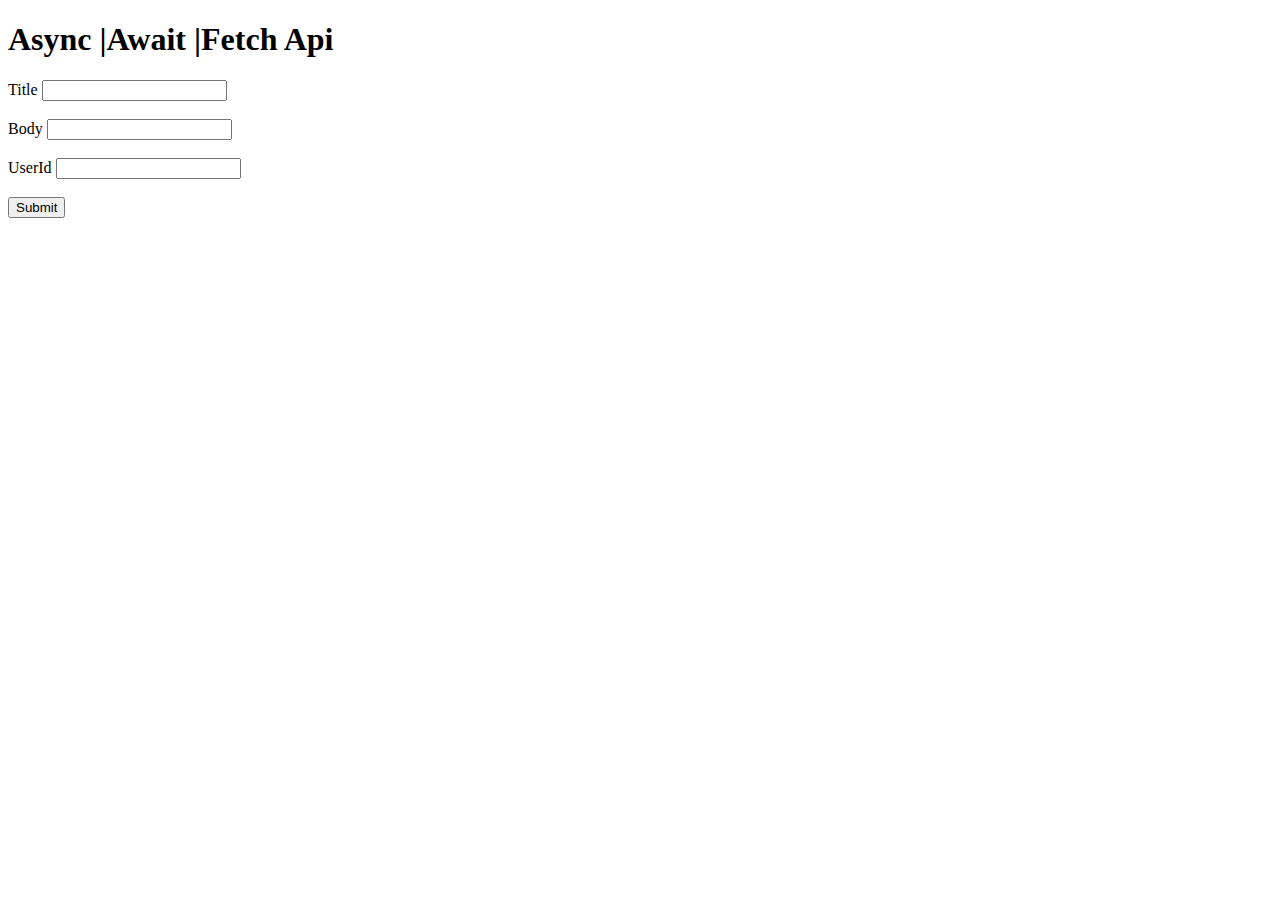
<file: Asynchronus/index.html>
<!DOCTYPE html>
<html lang="en">
  <head>
    <meta charset="UTF-8" />
    <meta http-equiv="X-UA-Compatible" content="IE=edge" />
    <meta name="viewport" content="width=device-width, initial-scale=1.0" />
    <title>Asynchronous</title>
  </head>
  <body>
    <h1>Async |Await |Fetch Api</h1>
    <!-- <script src="./js/js1Api.js"></script> -->
    <!-- <ul class="user-info"></ul> -->
    <form id="myform">
      Title <input type="text" id="titleText" /> <br /><br />
      Body <input type="text" id="bodyText" /> <br /><br />
      UserId <input type="text" id="userid" /><br /><br />
      <input type="submit" id="saveForm" /><br /><br />
    </form>
    <script src="./js/js2Api.js"></script>
  </body>
</html>
</file>
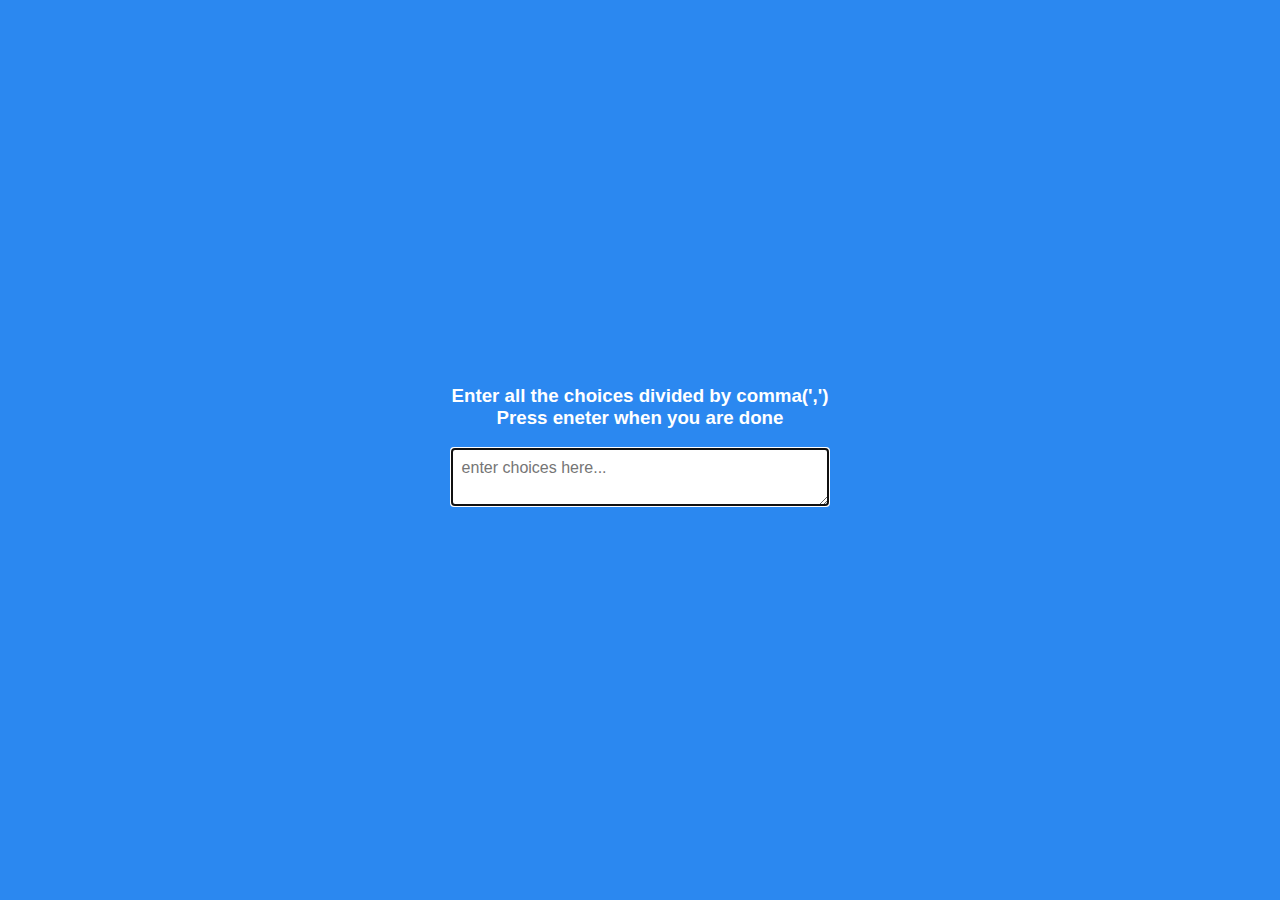
<file: prj3.html>
<!DOCTYPE html>
<html lang="en">
  <head>
    <meta charset="UTF-8" />
    <meta http-equiv="X-UA-Compatible" content="IE=edge" />
    <meta name="viewport" content="width=device-width, initial-scale=1.0" />
    <title>Random Choices</title>
    <!-- css -->
    <link rel="stylesheet" href="./css/prj3.css" />
    <!-- font -->
    <link rel="stylesheet" href="./css/prj3.css" />
    <link rel="preconnect" href="https://fonts.googleapis.com" />
    <link rel="preconnect" href="https://fonts.gstatic.com" crossorigin />
  </head>
  <body>
    <div class="cotainer">
      <h3>
        Enter all the choices divided by comma(',') <br />
        Press eneter when you are done
      </h3>
      <textarea placeholder="enter choices here..." id="textarea"></textarea>

      <div id="tags"></div>
    </div>
    <script src="./js/prj3.js"></script>
  </body>
</html>
</file>
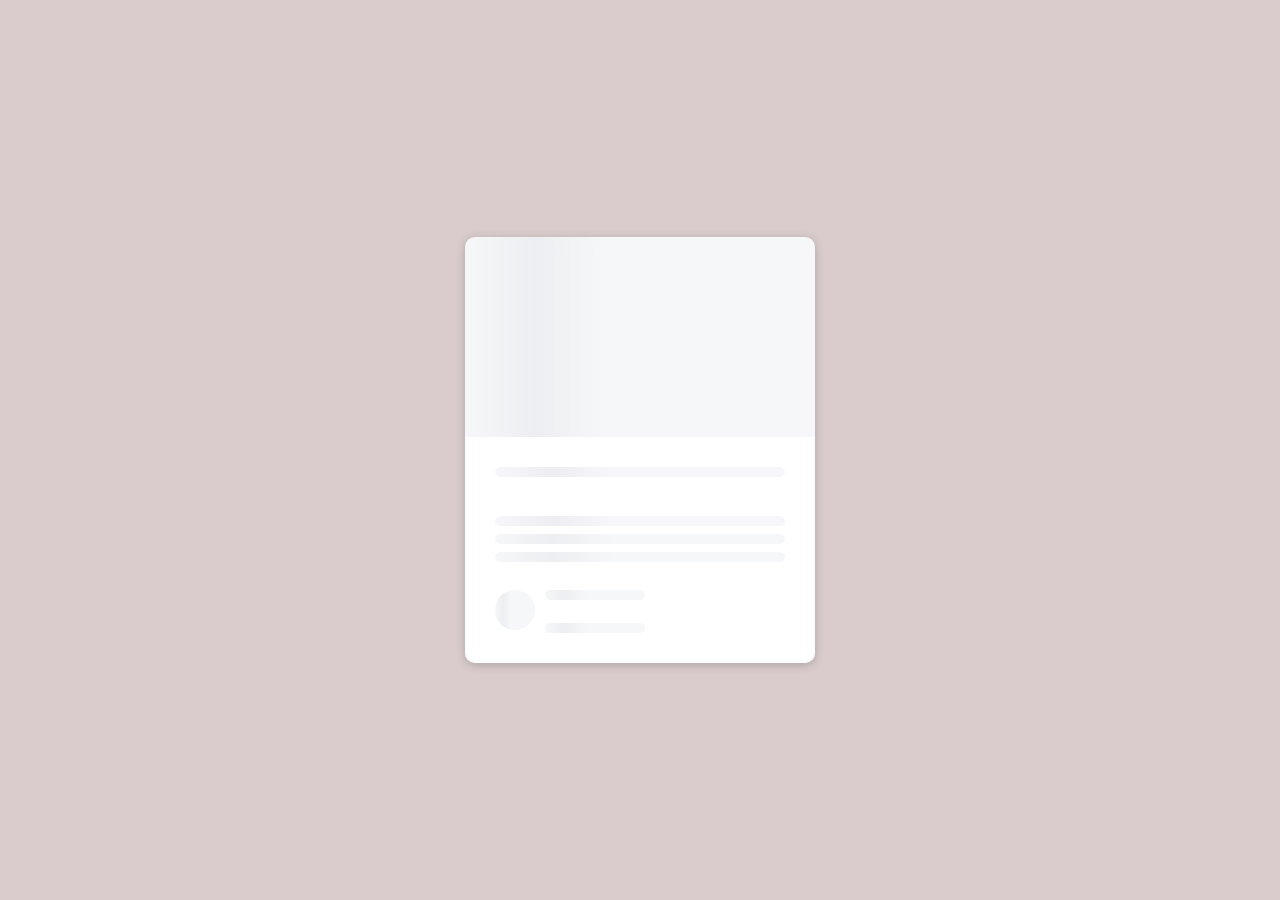
<file: prj5.html>
<!DOCTYPE html>
<html lang="en">
  <head>
    <meta charset="UTF-8" />
    <meta http-equiv="X-UA-Compatible" content="IE=edge" />
    <meta name="viewport" content="width=device-width, initial-scale=1.0" />
    <title>Live user Filter</title>
    <!-- css -->
    <link rel="stylesheet" href="./css/prj5.css" />
    <!-- font -->
    <link rel="stylesheet" href="./css/style.css" />
    <!-- <link rel="preconnect" href="https://fonts.googleapis.com" />
    <link rel="preconnect" href="https://fonts.gstatic.com" crossorigin /> -->
  </head>
  <body>
    <div class="card">
      <div class="card-header animated-bg" id="header">&nbsp;</div>
      <div class="card-content">
        <h3 class="card-title animated-bg-text animated-bg" id="title">
          &nbsp;
        </h3>
        <p class="card-excerpt" id="excerpt">
          &nbsp;

          <span class="animated-bg-text animated-bg">&nbsp;</span>
          <span class="animated-bg-text animated-bg">&nbsp;</span>
          <span class="animated-bg-text animated-bg">&nbsp;</span>
        </p>

        <div class="author">
          <div class="profile-img animated-bg" id="profile_image">&nbsp;</div>

          <div class="author-info">
            <strong class="animated-bg animated-bg-text" id="name"></strong
            >&nbsp;

            <small class="animated-bg animated-bg-text" id="date">
              &nbsp;
            </small>
          </div>
        </div>
      </div>
    </div>
    <script src="./js/prj5.js"></script>
  </body>
</html>
</file>
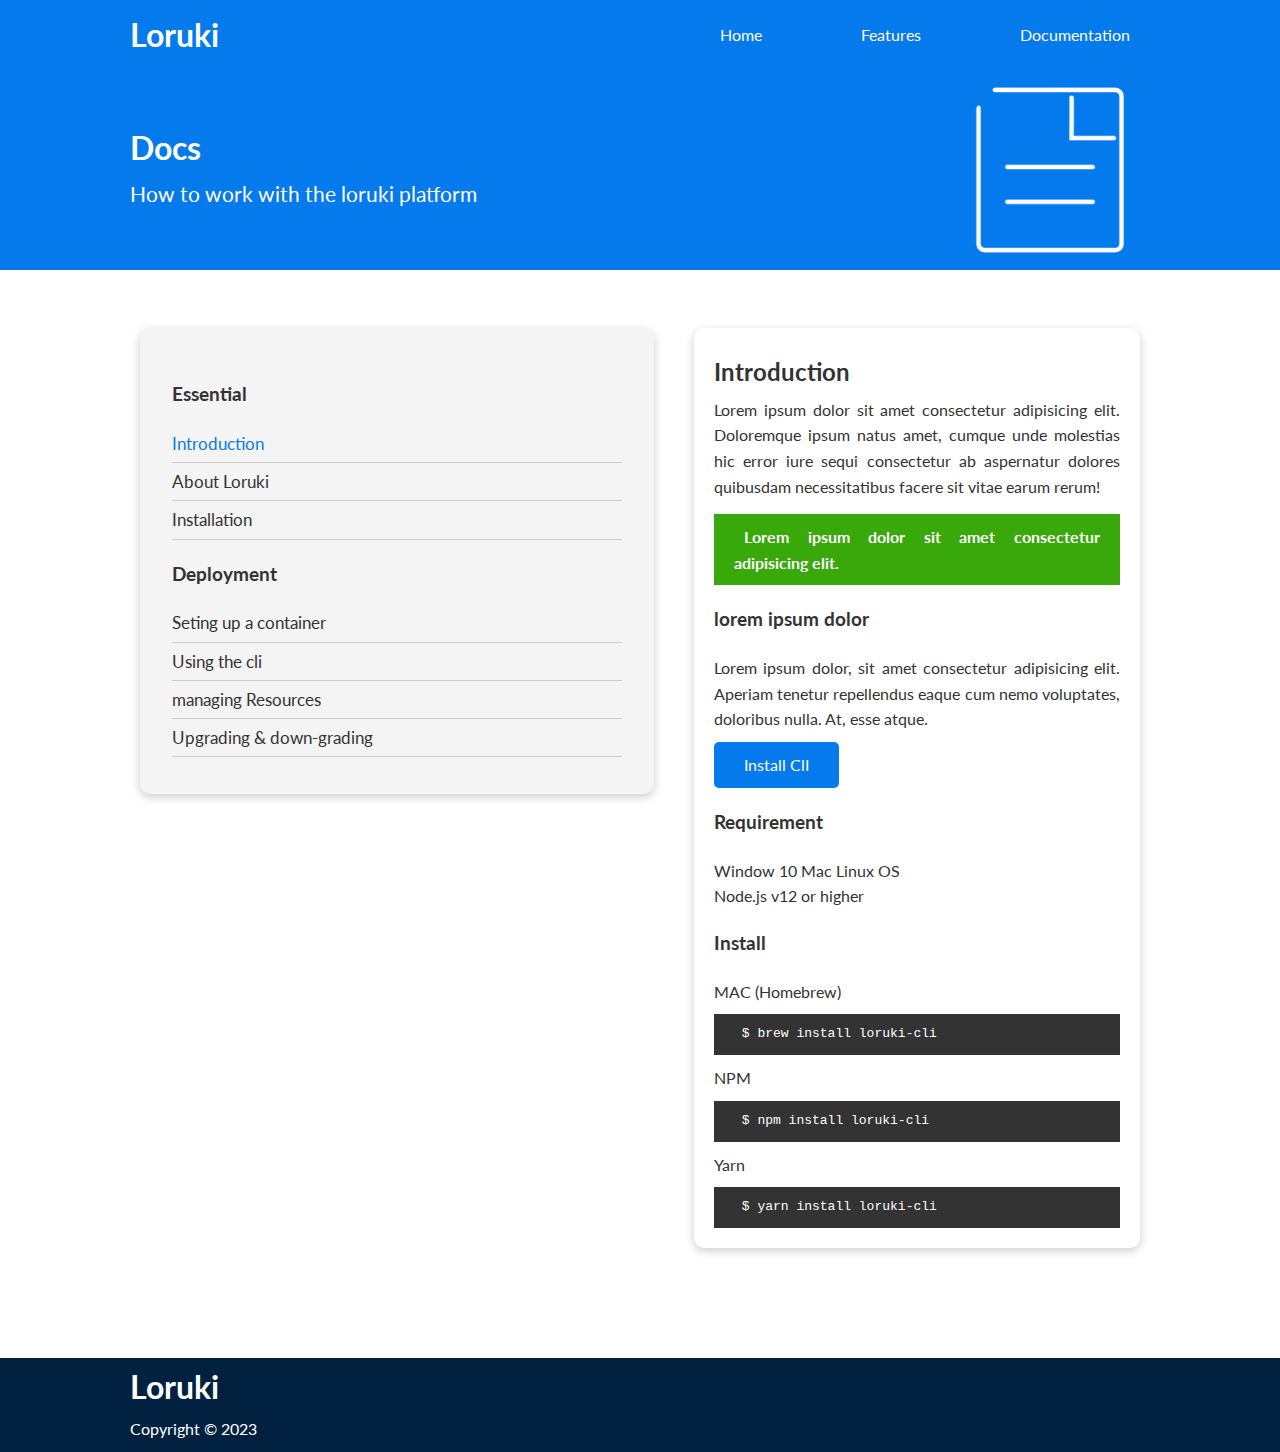
<file: Responsive_Website/docs.html>
<!DOCTYPE html>
<html lang="en">
  <head>
    <meta charset="UTF-8" />
    <meta http-equiv="X-UA-Compatible" content="IE=edge" />
    <meta name="viewport" content="width=device-width, initial-scale=1.0" />
    <title>Loruki | Clocssud hosting for everyone</title>
    <!-- css -->
    <link rel="stylesheet" href="css/style.css" />
    <link rel="stylesheet" href="css/utlitis.css" />
    <!-- font -->
    <link
      rel="stylesheet"
      href="https://cdnjs.cloudflare.com/ajax/libs/font-awesome/6.4.0/css/all.min.css"
      integrity="sha512-iecdLmaskl7CVkqkXNQ/ZH/XLlvWZOJyj7Yy7tcenmpD1ypASozpmT/E0iPtmFIB46ZmdtAc9eNBvH0H/ZpiBw=="
      crossorigin="anonymous"
      referrerpolicy="no-referrer"
    />
    <!-- font -->

    <link
      rel="stylesheet"
      href="https://cdnjs.cloudflare.com/ajax/libs/font-awesome/6.4.0/css/all.min.css"
      integrity="sha512-iecdLmaskl7CVkqkXNQ/ZH/XLlvWZOJyj7Yy7tcenmpD1ypASozpmT/E0iPtmFIB46ZmdtAc9eNBvH0H/ZpiBw=="
      crossorigin="anonymous"
      referrerpolicy="no-referrer"
    />
    <!--  -->
  </head>
  <body>
    <!-- navbar -->
    <div class="navbar">
      <div class="container flex">
        <h1 class="logo">Loruki</h1>
        <nav>
          <ul>
            <li><a href="index.html">Home</a></li>
            <li><a href="features.html">Features</a></li>
            <li><a href="docs.html">Documentation</a></li>
          </ul>
        </nav>
      </div>
    </div>

    <!-- Head -->

    <section style="background: #047aed" class="docs-head bg-primary-py-3">
      <div style="color: white" class="container grid">
        <div>
          <h1 class="xl">Docs</h1>
          <p class="lead">How to work with the loruki platform</p>
        </div>

        <img src="Assets/images/docs.png" alt="" />
      </div>
    </section>
    <!-- docs main -->
    <section class="docs-main my-4">
      <div class="container grid">
        <div class="card bg-light p-3">
          <h3 class="my-2">Essential</h3>

          <nav>
            <ul>
              <li><a class="text-primary" a href="#">Introduction</a></li>
              <li><a href="#">About Loruki</a></li>
              <li><a href="#">Installation</a></li>
            </ul>
          </nav>
          <h3 class="my-2">Deployment</h3>

          <nav>
            <ul>
              <li><a href="#">Seting up a container</a></li>
              <li><a href="#">Using the cli</a></li>
              <li><a href="#">managing Resources</a></li>
              <li><a href="#">Upgrading & down-grading</a></li>
            </ul>
          </nav>
        </div>

        <div class="card">
          <h2>Introduction</h2>
          <p>
            Lorem ipsum dolor sit amet consectetur adipisicing elit. Doloremque
            ipsum natus amet, cumque unde molestias hic error iure sequi
            consectetur ab aspernatur dolores quibusdam necessitatibus facere
            sit vitae earum rerum!
          </p>

          <div class="alert alert-success">
            <i class="fas fa-info"> </i>Lorem ipsum dolor sit amet consectetur
            adipisicing elit.
          </div>

          <h3>lorem ipsum dolor</h3>
          <p>
            Lorem ipsum dolor, sit amet consectetur adipisicing elit. Aperiam
            tenetur repellendus eaque cum nemo voluptates, doloribus nulla. At,
            esse atque.
          </p>
          <a href="#" class="btn btn-primary">Install ClI</a>

          <h3>Requirement</h3>

          <ul>
            <li>Window 10 Mac Linux OS</li>
            <li>Node.js v12 or higher</li>
          </ul>
          <h3>Install</h3>
          <p>MAC (Homebrew)</p>
          <pre><code> $ brew install loruki-cli</code></pre>
          <p>NPM</p>
          <pre><code> $ npm install loruki-cli</code></pre>
          <p>Yarn</p>
          <pre><code> $ yarn install loruki-cli</code></pre>
        </div>
      </div>
    </section>

    <!-- footer -->
    <footer class="footer bg-dark">
      <div class="container grid-3 grid">
        <div>
          <h1>Loruki</h1>
          <p>Copyright &copy; 2023</p>
        </div>
        <nav>
          <ul>
            <li href="index.html"><a style="display: none">Home</a></li>
            <li href="features.html"><a style="display: none">Features</a></li>
            <li href="docs.html"><a style="display: none">Docs</a></li>
          </ul>
        </nav>

        <div class="social">
          <a href="#"><i class="fab fa-github fa-2x"></i></a>
          <a href="#"><i class="fab fa-facebook fa-2x"></i></a>
          <a href="#"><i class="fab fa-instagram fa-2x"></i></a>
          <a href="#"><i class="fab fa-twitter fa-2x"></i></a>
        </div>
      </div>
    </footer>
  </body>
</html>
</file>
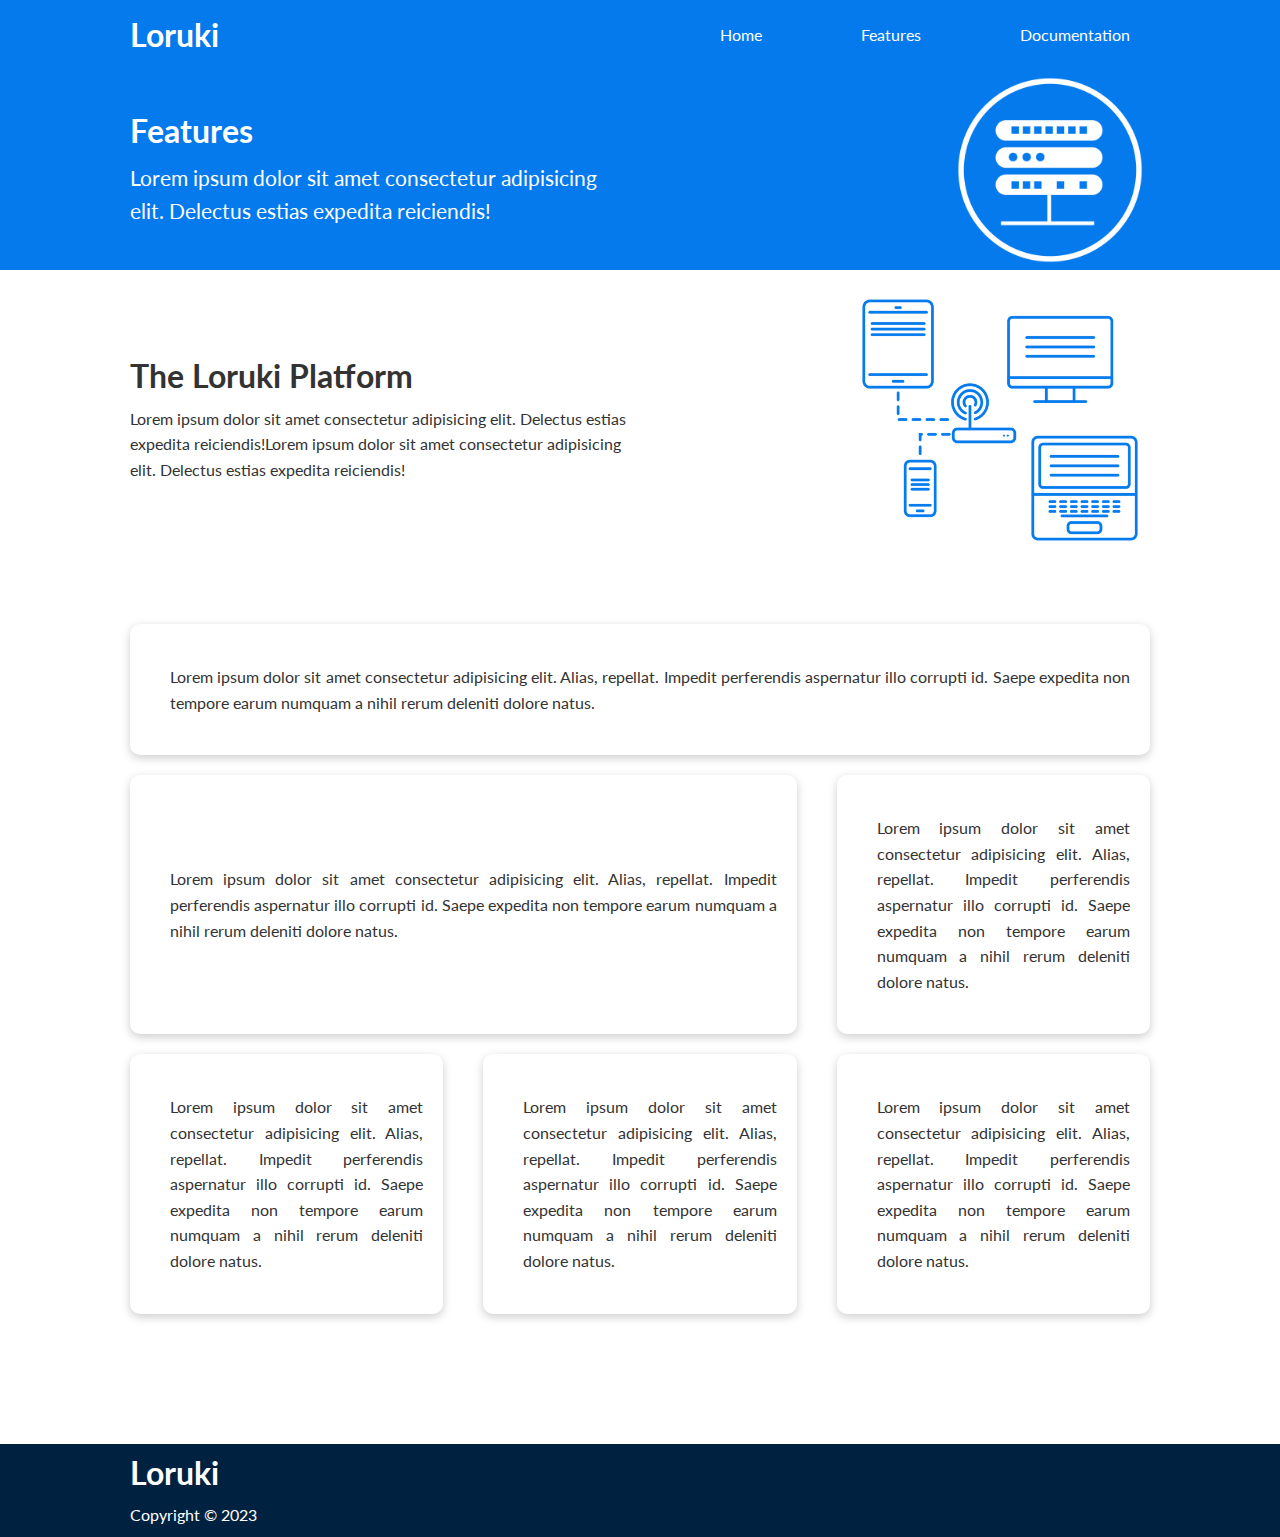
<file: Responsive_Website/features.html>
<!DOCTYPE html>
<html lang="en">
  <head>
    <meta charset="UTF-8" />
    <meta http-equiv="X-UA-Compatible" content="IE=edge" />
    <meta name="viewport" content="width=device-width, initial-scale=1.0" />
    <title>Loruki | Clocssud hosting for everyone</title>
    <!-- css -->
    <link rel="stylesheet" href="css/style.css" />
    <link rel="stylesheet" href="css/utlitis.css" />
    <!-- font -->
    <link
      rel="stylesheet"
      href="https://cdnjs.cloudflare.com/ajax/libs/font-awesome/6.4.0/css/all.min.css"
      integrity="sha512-iecdLmaskl7CVkqkXNQ/ZH/XLlvWZOJyj7Yy7tcenmpD1ypASozpmT/E0iPtmFIB46ZmdtAc9eNBvH0H/ZpiBw=="
      crossorigin="anonymous"
      referrerpolicy="no-referrer"
    />
    <!-- font -->

    <link
      rel="stylesheet"
      href="https://cdnjs.cloudflare.com/ajax/libs/font-awesome/6.4.0/css/all.min.css"
      integrity="sha512-iecdLmaskl7CVkqkXNQ/ZH/XLlvWZOJyj7Yy7tcenmpD1ypASozpmT/E0iPtmFIB46ZmdtAc9eNBvH0H/ZpiBw=="
      crossorigin="anonymous"
      referrerpolicy="no-referrer"
    />
    <!--  -->
  </head>
  <body>
    <!-- navbar -->
    <div class="navbar">
      <div class="container flex">
        <h1 class="logo">Loruki</h1>
        <nav>
          <ul>
            <li><a href="index.html">Home</a></li>
            <li><a href="features.html">Features</a></li>
            <li><a href="docs.html">Documentation</a></li>
          </ul>
        </nav>
      </div>
    </div>

    <!-- Head -->

    <section style="background: #047aed" class="features-head bg-primary-py-3">
      <div class="container grid">
        <div>
          <h1 class="xl">Features</h1>
          <p class="lead">
            Lorem ipsum dolor sit amet consectetur adipisicing elit. Delectus
            estias expedita reiciendis!
          </p>
        </div>

        <img src="Assets/images/server.png" alt="" />
      </div>
    </section>
    <!-- sub hesds -->

    <section class="features-sub-head bg-primary-py-3">
      <div class="container grid" style="color: #333">
        <div>
          <h1 class="md">The Loruki Platform</h1>
          <p>
            Lorem ipsum dolor sit amet consectetur adipisicing elit. Delectus
            estias expedita reiciendis!Lorem ipsum dolor sit amet consectetur
            adipisicing elit. Delectus estias expedita reiciendis!
          </p>
        </div>

        <img src="Assets/images/server2.png" alt="" />
      </div>
    </section>

    <!-- more section -->
    <section class="features-main my-2">
      <div class="container grid grid-3">
        <div class="card flex">
          <i class="fas fa-server fa3x"></i>
          <p>
            Lorem ipsum dolor sit amet consectetur adipisicing elit. Alias,
            repellat. Impedit perferendis aspernatur illo corrupti id. Saepe
            expedita non tempore earum numquam a nihil rerum deleniti dolore
            natus.
          </p>
        </div>
        <div class="card flex">
          <i class="fas fa-power-off fa3x"></i>
          <p>
            Lorem ipsum dolor sit amet consectetur adipisicing elit. Alias,
            repellat. Impedit perferendis aspernatur illo corrupti id. Saepe
            expedita non tempore earum numquam a nihil rerum deleniti dolore
            natus.
          </p>
        </div>
        <div class="card flex">
          <i class="fas fa-database fa3x"></i>
          <p>
            Lorem ipsum dolor sit amet consectetur adipisicing elit. Alias,
            repellat. Impedit perferendis aspernatur illo corrupti id. Saepe
            expedita non tempore earum numquam a nihil rerum deleniti dolore
            natus.
          </p>
        </div>
        <div class="card flex">
          <i class="fas fa-laptop-code fa3x"></i>
          <p>
            Lorem ipsum dolor sit amet consectetur adipisicing elit. Alias,
            repellat. Impedit perferendis aspernatur illo corrupti id. Saepe
            expedita non tempore earum numquam a nihil rerum deleniti dolore
            natus.
          </p>
        </div>
        <div class="card flex">
          <i class="fas fa-project-diagram fa3x"></i>
          <p>
            Lorem ipsum dolor sit amet consectetur adipisicing elit. Alias,
            repellat. Impedit perferendis aspernatur illo corrupti id. Saepe
            expedita non tempore earum numquam a nihil rerum deleniti dolore
            natus.
          </p>
        </div>
        <div class="card flex">
          <i class="fas fa-upload fa3x"></i>
          <p>
            Lorem ipsum dolor sit amet consectetur adipisicing elit. Alias,
            repellat. Impedit perferendis aspernatur illo corrupti id. Saepe
            expedita non tempore earum numquam a nihil rerum deleniti dolore
            natus.
          </p>
        </div>
      </div>
    </section>
    <!-- footer -->
    <footer class="footer bg-dark">
      <div class="container grid-3 grid">
        <div>
          <h1>Loruki</h1>
          <p>Copyright &copy; 2023</p>
        </div>
        <nav>
          <ul>
            <li href="index.html"><a style="display: none">Home</a></li>
            <li href="features.html"><a style="display: none">Features</a></li>
            <li href="docs.html"><a style="display: none">Docs</a></li>
          </ul>
        </nav>

        <div class="social">
          <a href="#"><i class="fab fa-github fa-2x"></i></a>
          <a href="#"><i class="fab fa-facebook fa-2x"></i></a>
          <a href="#"><i class="fab fa-instagram fa-2x"></i></a>
          <a href="#"><i class="fab fa-twitter fa-2x"></i></a>
        </div>
      </div>
    </footer>
  </body>
</html>
</file>
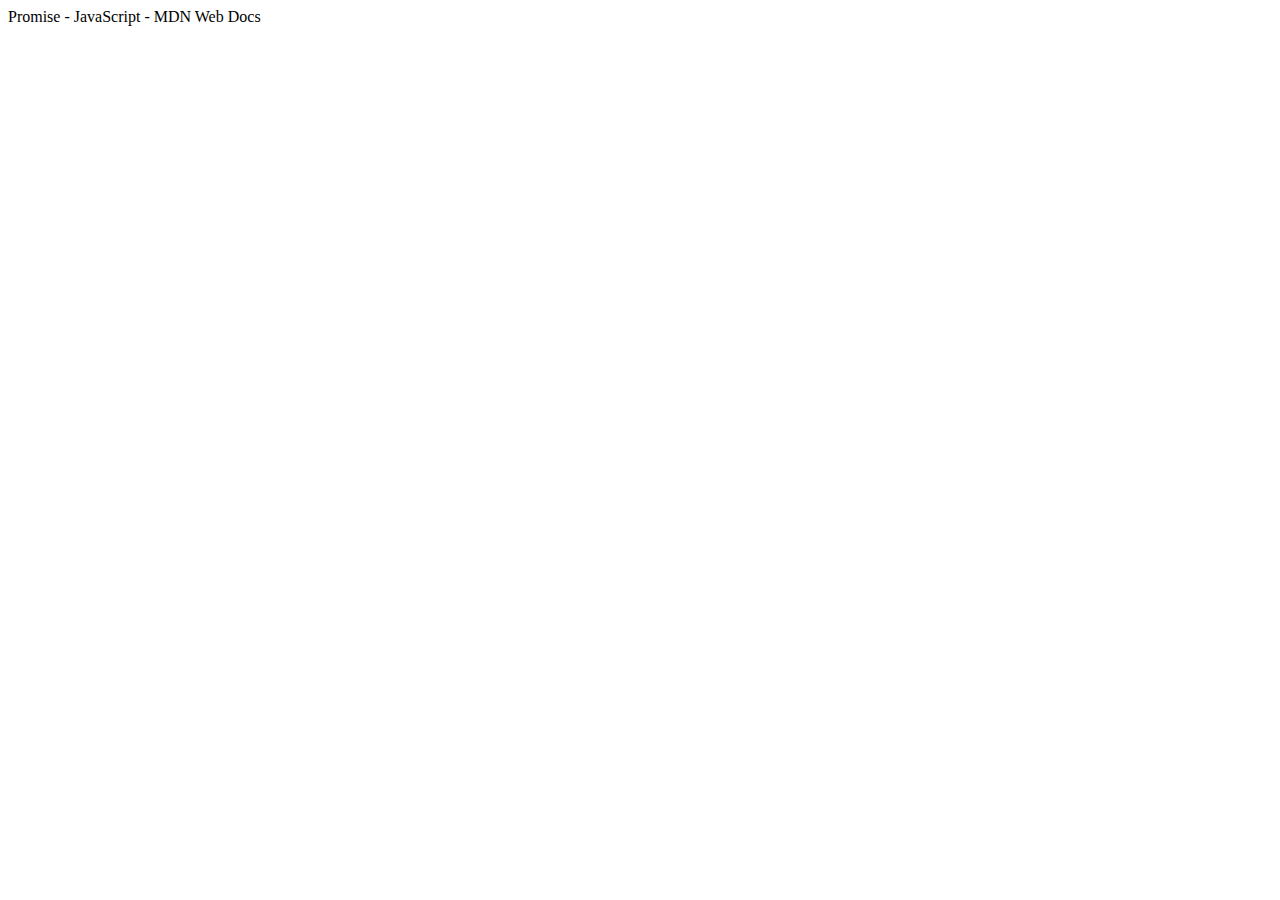
<file: Asynchronus/js/promise.html>
<!DOCTYPE html>
<html>
  <head>
    <title>advance js</title>

    <script>
      function prom(a, b) {
        return new Promise(function (resolve, reject) {
          console.log("wait data is fetching");
          var c = a / b;
          setTimeout(() => {
            if ((a, b)) {
              resolve(`i am successfull. your answer: ${c}`);
            } else {
              reject("i am failed.");
            }
          }, 3000);
        });
      }

      //

      prom(5, 2)
        .then((value) => {
          console.log(value);
        })
        .catch((error) => {
          console.log(error);
        });
    </script>
  </head>

  <body></body>
</html>

Promise - JavaScript - MDN Web Docs
</file>
<file: css/prj3.css>
* {
  box-sizing: border-box;
}
body {
  background-color: #2b88f0;
  font-family: "Poppins", sans-serif;
  height: 100vh;
  display: flex;
  flex-direction: column;
  align-items: center;
  justify-content: center;

  overflow: hidden;
  margin: 0;
}

h3 {
  color: white;
  margin: 10px 0 20px;
  text-align: center;
}
.container {
  width: 500px;
}
#textarea {
  display: block;
  border: none;
  width: 100%;
  font-family: inherit;
  padding: 10px;
  margin: 0 0 20px;
  font-size: 1rem;
}

.tag {
  background-color: rgb(211, 84, 21);
  color: white;
  border-radius: 50px;
  padding: 10px 20px;
  margin: 0 5px 10px 0;
  font-size: 14px;
  display: inline-block;
}

.tag.highlight {
  background-color: rgb(105, 25, 180);
}
</file>
<file: css/prj5.css>
* {
  box-sizing: border-box;
}
body {
  background-color: rgb(218, 204, 204);
  font-family: "Poppins", sans-serif;
  height: 100vh;
  display: flex;
  align-items: center;
  justify-content: center;

  overflow: hidden;
  margin: 0;
}
img {
  max-width: 100%;
}
.card {
  box-shadow: 0 2px 10px rgba(0, 0, 0, 0.2);
  border-radius: 10px;
  overflow: hidden;
  width: 350px;
}
.card-header {
  height: 200px;
}
.card-header img {
  height: 100%;
  width: 100%;
  object-fit: cover;
}
.card-content {
  background-color: #fff;
  padding: 30px;
}
.card-title {
  height: 20px;
  margin: 0;
}
.card-excerpt {
  color: #777;
  margin: 10px 0 20px;
}
.author {
  display: flex;
}
.profile-img {
  border-radius: 50%;
  overflow: hidden;
  height: 40px;
  width: 40px;
}

.author-info {
  display: flex;
  flex-direction: column;
  justify-content: space-around;
  margin-left: 10px;
  width: 100px;
}
.author-info small {
  color: #4cb2ea;
  margin-top: 5px;
}
/* .author-info strong {
  color: #aaa;
  margin-top: 5px;
} */
.animated-bg {
  background-image: linear-gradient(
    to right,
    #f6f7f8 0%,
    #edeef1 10%,
    #f6f7f8 20%,
    #f6f7f8 100%
  );
  background-size: 200% 100%;
  /* animation starts here  */
  animation: pgPos 1s linear infinite;
}
.animated-bg-text {
  border-radius: 50px;
  display: inline-block;
  margin: 0;
  height: 10px;
  width: 100%;
}

/* animation */
@keyframes pgPos {
  0% {
    background-position: 50% 0;
  }
  100% {
    background-position: -150% 0;
  }
}
</file>
<file: css/style.css>
* {
  box-sizing: border-box;
}
body {
  font-family: "Poppins", sans-serif;
  display: flex;
  /* flex-direction: column; */
  height: 100vh;
  align-items: center;
  justify-content: center;
  overflow: hidden;
  margin: 0;
}
.bg {
  background: url(master\ 2.jpg) no-repeat center center/cover;
  position: absolute;
  top: -30px;
  left: -30px;
  width: calc(100vw + 60px);
  height: calc(100vh + 60px);
  z-index: -1;
  filter: blur(0px);
}

.loading-text {
  font-size: 50px;
  color: white;
}
</file>
<file: Responsive_Website/css/style.css>
@import url("https://fonts.googleapis.com/css2?family=Lato:ital,wght@1,300&display=swap");

:root {
  --primary-color: #047aed;
  --secondary-color: #23358f;
  --dark-color: #002240;
  --light-color: #f4f4f4;
  --success-color: #39a80a;
  --error-color: #d9534f;
}
* {
  box-sizing: border-box;
  padding: 0;
  margin: 0;
}

body {
  font-family: "Lato", sans-serif;
  color: #333;
  line-height: 1.6;
}

ul {
  list-style: none;
}
a {
  text-decoration: none;
  color: #333;
}
h1,
h2 {
  font-weight: 300px;
  line-height: 1.2;
  margin: 10px 0;
}
p {
  margin: 10px 0;
}
img {
  width: 100%;
}
code,
pre {
  background-color: #333;
  color: white;
  padding: 10px;
}

/* navbar */
nav {
  width: 450px;
  /* border: 2px solid red; */
}
.navbar {
  background-color: var(--primary-color);
  color: white;
  height: 70px;
}

.navbar ul {
  display: flex;
  display: flex;
  justify-content: space-between;
  align-items: center;
}
.navbar a {
  color: white;
  padding: 10px;
  margin: 0 10px;
}
.navbar a:hover {
  border-bottom: 1px solid white;
  border-radius: -50%;
}
.flex {
  display: flex;
  justify-content: space-between;
  align-items: center;
  height: 100%;
}

.navbar.flex {
  justify-content: space-between;
  /* box-shadow: 5px 10px rgb(115, 40, 100); */
}

/* showcase */

.showcase {
  background-color: var(--primary-color);
  height: 350px;
  color: white;
  position: relative;
}
.showcase h1 {
  font-size: 40px;
}
.showcase p {
  margin: 20px 0;
}

.showcase .grid {
  grid-template-columns: 50% 45%;
  gap: 30px;
  overflow: visible;
}
/* animation working ons */
.showcase-text {
  animation: slideInFromLeft 1s ease-in;
}
.showcase-form {
  position: relative;
  top: 60px;
  height: 360px;
  width: 400px;
  padding: 40px;
  z-index: 100;
  justify-self: flex-end;
  /* animation */
  animation: slideInFromRight 1s ease-in;
}
.showcase-form .form-control {
  margin: 30px 0;
}
.showcase-form label {
  color: black;
  font-size: 1.3remx;
  font-weight: bold;
  /* display: grid;
  justify-content: center; */
}
.showcase-form input[type="text"],
.showcase-form input[type="email"] {
  color: #047aed;
  border: 0;
  border-bottom: 1px solid #b4becb;
  width: 100%;
  padding: 3px;
  font-size: 1rem;
}
.showcase-form input[type="submit"] {
  margin-left: 38%;
}
.showcase-form input:focus {
  outline: none;
}

.showcase::before,
.showcase::after {
  content: "";
  position: absolute;
  height: 100px;
  bottom: -62px;
  left: 0;
  right: 0;
  background-color: white;
  transform: skewY(-3deg);
  -wekit-transform: skewY(-3deg);
  -moz-transform: skewY(-3deg);
  -ms-transform: skewY(-3deg);
}

/* stats */

.stats {
  padding-top: 100px;

  /* animation */
  animation: slideInFromBottom 1s ease-in;
}
.stats-heading {
  max-width: 500px;

  margin: auto !important;
}
.stats .grid h3 {
  font-size: 35px;
}
.stats .grid p {
  font-size: 20px;
  font-weight: bold;
}
/* cli */
.cli .grid {
  grid-template-columns: repeat(3, 1fr);
  grid-template-rows: repeat(2, 1fr);
}
.cli .grid > *:first-child {
  grid-column: 1 / span 2;
  grid-row: 1 / span 2;
}
.cloud .grid {
  grid-template-columns: 4fr 3fr;
  background: var(--primary-color);
}
/* langues */

.languages .flex {
  flex-wrap: wrap;
}
.languages .card {
  text-align: center;
  margin: 18px 10px 40px;
  transition: transform 0.2s ease-in;
}
.languages .card h4 {
  font-size: 20px;
  margin-bottom: 10px;
}
.languages .card:hover {
  transform: translateY(-15px);
}
/* Features */
.features-head img,
.docs-head img {
  width: 200px;
  justify-self: flex-end;
}
.features-sub-head img {
  width: 300px;
  justify-self: flex-end;
}
.features-head {
  color: white;
}
/* more deatures  */

section .container .card {
  text-align: justify;
}
.features-main .card > i {
  margin-right: 20px;
}
.features-main .grid {
  padding: 30px;
}
.features-main .grid > *:first-child {
  grid-column: 1 / span 3;
}
.features-main .grid > *:nth-child(2) {
  grid-column: 1 / span 2;
}

/*Docs  */

.docs-main h3 {
  margin: 20px 0;
}
.docs-main .grid {
  grid-template-columns: 1fr 2fr;
  align-items: flex-start;
}
.docs-main nav li {
  font-size: 17px;
  padding-bottom: 5px;
  margin-bottom: 5px;
  border-bottom: 1px #ccc solid;
}
.docs-main a:hover {
  font-weight: bold;
}
/* footer */
.footer {
  /* display: flex; */
  margin-top: 100px;
}

footer .social a {
  margin: 0 10px;
  color: white;
}

/* Animation */
@keyframes slideInFromLeft {
  0% {
    transform: translateX(-100%);
  }
  100% {
    transform: translateX(0);
  }
}
@keyframes slideInFromRight {
  0% {
    transform: translateX(100%);
  }
  100% {
    transform: translateX(0);
  }
}
@keyframes slideInFromTop {
  0% {
    transform: translateY(-100%);
  }
  100% {
    transform: translateX(0);
  }
}
@keyframes slideInFromBottom {
  0% {
    transform: translateY(100%);
  }
  100% {
    transform: translateX(0);
  }
}

/* responsiveness */
/* Tablets and unders */
@media (max-width: 768px) {
  .grid,
  .showcase .grid,
  .stats .grid,
  .cli .grid,
  .cloud .grid,
  .features-main .grid,
  .docs-main .grid {
    grid-template-columns: 1fr;
    grid-template-rows: 1fr;
  }

  .showcase {
    height: auto;
  }
  .showcase-text {
    text-align: center;
    margin-top: 40px;
    /* animation */
    animation: slideInFromTop 1s ease-in;
  }
  .showcase-form {
    justify-self: center;
    margin: auto;
    /* not working */
    /* animation */
    animation: slideInFromBottom 1s ease-in;
  }

  .cli .grid > *:first-child {
    grid-column: 1;
    grid-row: 1;
  }
  .features-head,
  .features-sub-head,
  .docs-head {
    text-align: center !important;
  }
  .features-head img,
  .features-sub-head img,
  .docs-head img {
    /* border: 2px solid red; */
    justify-self: center !important;
  }

  .features-main .grid > *:first-child .features-main .grid > *:nth-child(2) {
    grid-column: 1;
  }
}
/* Mobile */
@media (max-width: 500px) {
  .navbar {
    height: 110px;
  }
  .navbar .flex {
    flex-direction: column;
  }
  .navbar ul {
    padding: 10px;
    background-color: rgba(0, 0, 0, 0.2);
  }
}
</file>
<file: Responsive_Website/css/utlitis.css>
.container {
  max-width: 1100px;
  margin: 0 auto;
  overflow: auto;
  padding: 0 40px;
}
.grid {
  display: grid;
  grid-template-columns: repeat(2, 1fr);
  /* self added */
  /* border: 2px solid rgb(47, 80, 199); */
  /* border-radius: 10%; */
  gap: 20px;
  justify-content: center;
  align-items: center;
  height: 100%;
}
.grid-3 {
  grid-template-columns: repeat(3, 1fr);
}
.card {
  background-color: white;
  border-radius: 10px;
  box-shadow: 0 3px 10px rgba(0, 0, 0, 0.2);
  padding: 20px;
  margin: 10px;
}
.btn {
  display: inline-block;
  padding: 10px 30px;
  cursor: pointer;
  background: var(--primary-color);
  color: white;
  border: none;
  border-radius: 5px;
}
.btn-outline {
  background-color: transparent;
  border: 1px solid white;
}
.btn:hover {
  transform: scale(0.9);
}
/* background % colored btns */
.bg-primary,
.btn-primary {
  background: var(--primary-color);
  color: white;
}
.bg-secondary,
.btn-secondary {
  background: var(--secondary-color);
  color: white;
}
.bg-dark,
.btn-dark {
  background: var(--dark-color);
  color: white;
}
.bg-light,
.btn-light {
  background: var(--light-color);
  color: #333;
}
/* for last footer a's */
.bg-primary a,
.btn-primary a,
.bg-secondary a,
.btnsecondary a .bg-dark a,
.btn-dark a {
  color: white;
}

/* text colors */
.text-primary {
  color: var(--primary-color);
}
.text-secondary {
  color: var(--secondary-color);
}
.text-dark {
  color: var(--dark-color);
}
.text-light {
  color: var(--light-color);
}

/* text sizes */
.lead {
  font-size: 21px;
}
.sm {
  font-size: 1rem;
}
.md {
  font-size: 2rem;
}
.lg {
  font-size: 3rem;
}
.lg {
  font-size: 3.1rem;
}
.text-center {
  text-align: center;
}

/* alert */
.alert {
  background-color: var(--light-color);
  padding: 10px 20px;
  font-weight: bold;
  margin: 15px 0;
}
.alert i {
  margin-right: 10px;
}
.alert-success {
  background-color: var(--success-color);
  color: white;
}
.alert-error {
  background-color: var(--error-color);
  color: white;
}
/* margin */
.my-1 {
  margin: 1rem 0;
}
.my-2 {
  margin: 1.5rem 0;
}
.my-3 {
  margin: 2rem 0;
}
.my-4 {
  margin: 3rem 0;
}
.my-5 {
  margin: 4rem 0;
}
/*  */
/* margin */
.p-1 {
  padding: 1rem;
}
.p-2 {
  padding: 1.5rem;
}
.p-3 {
  padding: 2rem;
}
.p-4 {
  padding: 3rem;
}
.p-5 {
  padding: 4rem;
}
/*  */
/* padding */
.py-1 {
  margin: 1rem 0;
}
.py-2 {
  margin: 1.5rem 0;
}
.py-3 {
  margin: 2rem 0;
}
.py-4 {
  margin: 3rem 0;
}
.py-5 {
  margin: 4rem 0;
}
</file>
